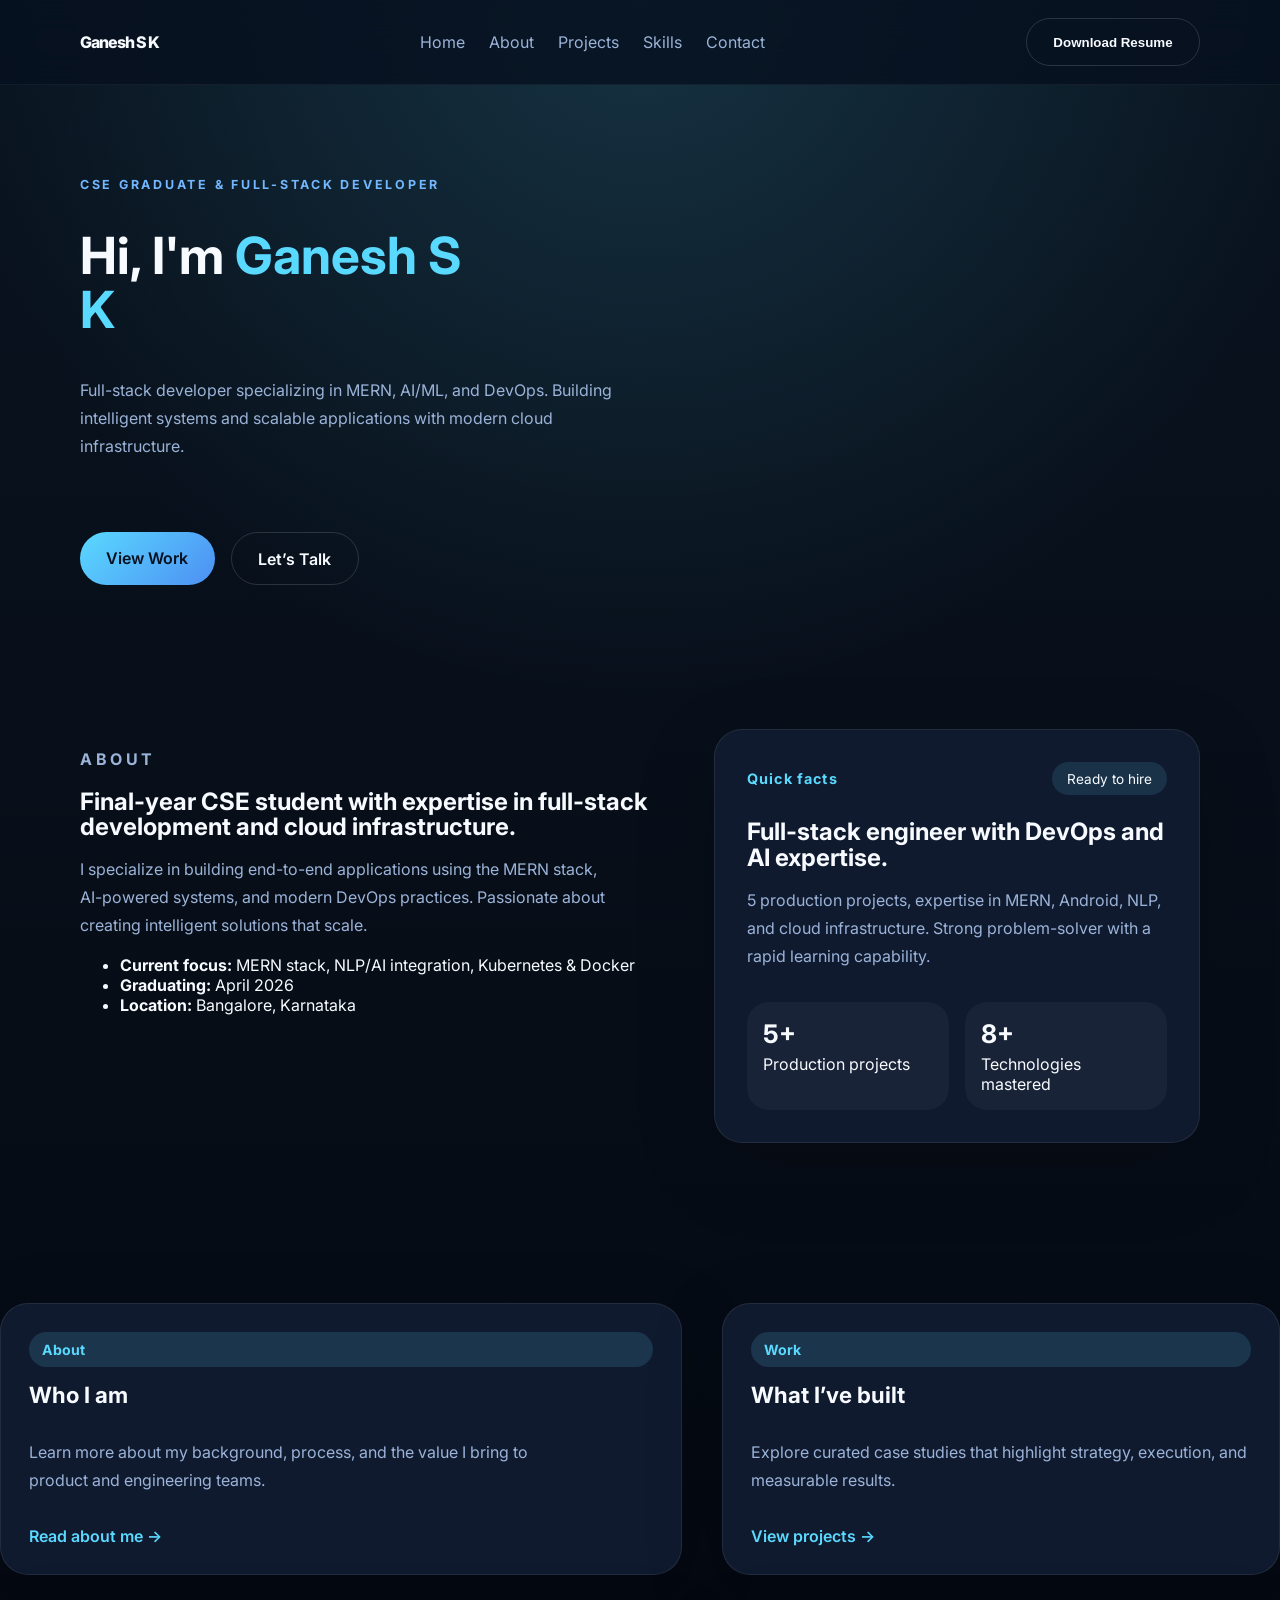
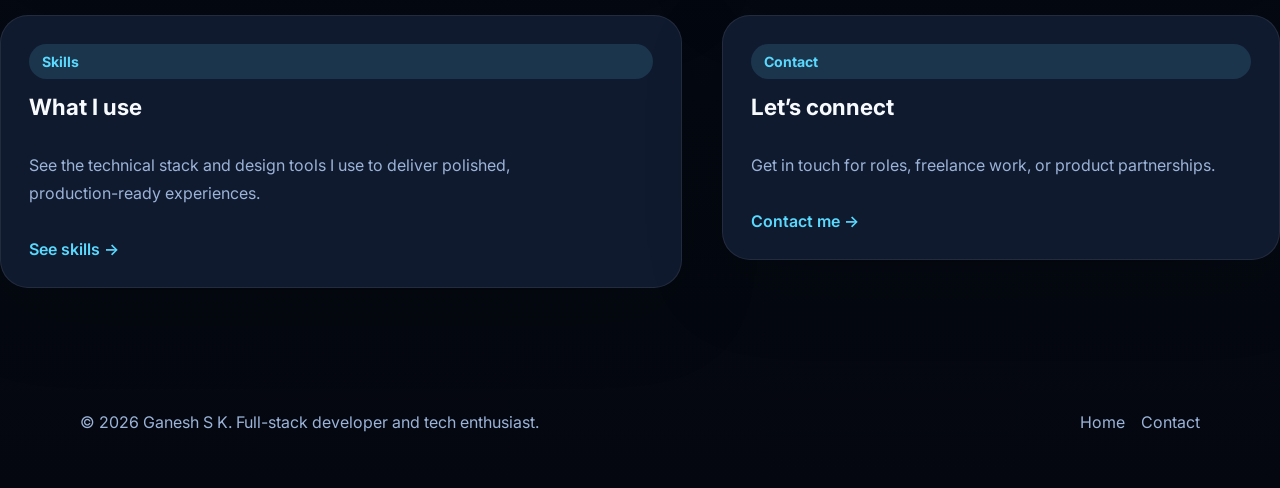
<file: index.html>
<!DOCTYPE html>
<html lang="en">
<head>
  <meta charset="UTF-8" />
  <meta name="viewport" content="width=device-width, initial-scale=1.0" />
  <title>Your Name | Professional Portfolio</title>
  <link rel="preconnect" href="https://fonts.googleapis.com" />
  <link rel="preconnect" href="https://fonts.gstatic.com" crossorigin />
  <link href="https://fonts.googleapis.com/css2?family=Inter:wght@400;500;600;700;800&display=swap" rel="stylesheet" />
  <link rel="stylesheet" href="styles.css" />
</head>
<body>
  <header class="site-header">
    <div class="container header-inner">
      <a class="brand" href="index.html">Ganesh S K</a>
      <nav class="nav-links">
        <a href="index.html">Home</a>
        <a href="about.html">About</a>
        <a href="projects.html">Projects</a>
        <a href="skills.html">Skills</a>
        <a href="contact.html">Contact</a>
      </nav>
      <button class="resume-btn">Download Resume</button>
    </div>
  </header>

  <main>
    <section class="page-hero">
      <div class="container">
        <p class="eyebrow">CSE Graduate & Full-Stack Developer</p>
          <h1>Hi, I'm <span>Ganesh S K</span></h1>
          <p class="hero-text">Full-stack developer specializing in MERN, AI/ML, and DevOps. Building intelligent systems and scalable applications with modern cloud infrastructure.</p>
        <div class="hero-actions">
          <a class="primary-btn" href="projects.html">View Work</a>
          <a class="secondary-btn" href="contact.html">Let’s Talk</a>
        </div>
      </div>
    </section>

    <section class="about-section">
      <div class="container section-grid">
        <div>
          <p class="section-label">About</p>
          <h2>Final-year CSE student with expertise in full-stack development and cloud infrastructure.</h2>
          <p>I specialize in building end-to-end applications using the MERN stack, AI-powered systems, and modern DevOps practices. Passionate about creating intelligent solutions that scale.</p>
          <ul class="about-list">
            <li><strong>Current focus:</strong> MERN stack, NLP/AI integration, Kubernetes & Docker</li>
            <li><strong>Graduating:</strong> April 2026</li>
            <li><strong>Location:</strong> Bangalore, Karnataka</li>
          </ul>
        </div>
        <div class="hero-card">
          <div class="card-header">
            <span class="card-title">Quick facts</span>
            <span class="card-badge">Ready to hire</span>
          </div>
          <h2>Full-stack engineer with DevOps and AI expertise.</h2>
          <p>5 production projects, expertise in MERN, Android, NLP, and cloud infrastructure. Strong problem-solver with a rapid learning capability.</p>
          <div class="card-metrics">
            <div>
              <strong>5+</strong>
              <span>Production projects</span>
            </div>
            <div>
              <strong>8+</strong>
              <span>Technologies mastered</span>
            </div>
          </div>
        </div>
      </div>
    </section>

    <section class="section-grid">
      <div class="project-card">
        <span class="project-tag">About</span>
        <h3>Who I am</h3>
        <p>Learn more about my background, process, and the value I bring to product and engineering teams.</p>
        <a href="about.html" class="project-link">Read about me →</a>
      </div>
      <div class="project-card">
        <span class="project-tag">Work</span>
        <h3>What I’ve built</h3>
        <p>Explore curated case studies that highlight strategy, execution, and measurable results.</p>
        <a href="projects.html" class="project-link">View projects →</a>
      </div>
      <div class="project-card">
        <span class="project-tag">Skills</span>
        <h3>What I use</h3>
        <p>See the technical stack and design tools I use to deliver polished, production-ready experiences.</p>
        <a href="skills.html" class="project-link">See skills →</a>
      </div>
      <div class="project-card">
        <span class="project-tag">Contact</span>
        <h3>Let’s connect</h3>
        <p>Get in touch for roles, freelance work, or product partnerships.</p>
        <a href="contact.html" class="project-link">Contact me →</a>
      </div>
    </section>
  </main>

  <footer class="footer">
    <div class="container footer-inner">
      <p>© 2026 Ganesh S K. Full-stack developer and tech enthusiast.</p>
      <div class="footer-links">
        <a href="index.html">Home</a>
        <a href="contact.html">Contact</a>
      </div>
    </div>
  </footer>

  <script src="script.js"></script>
</body>
</html>
</file>
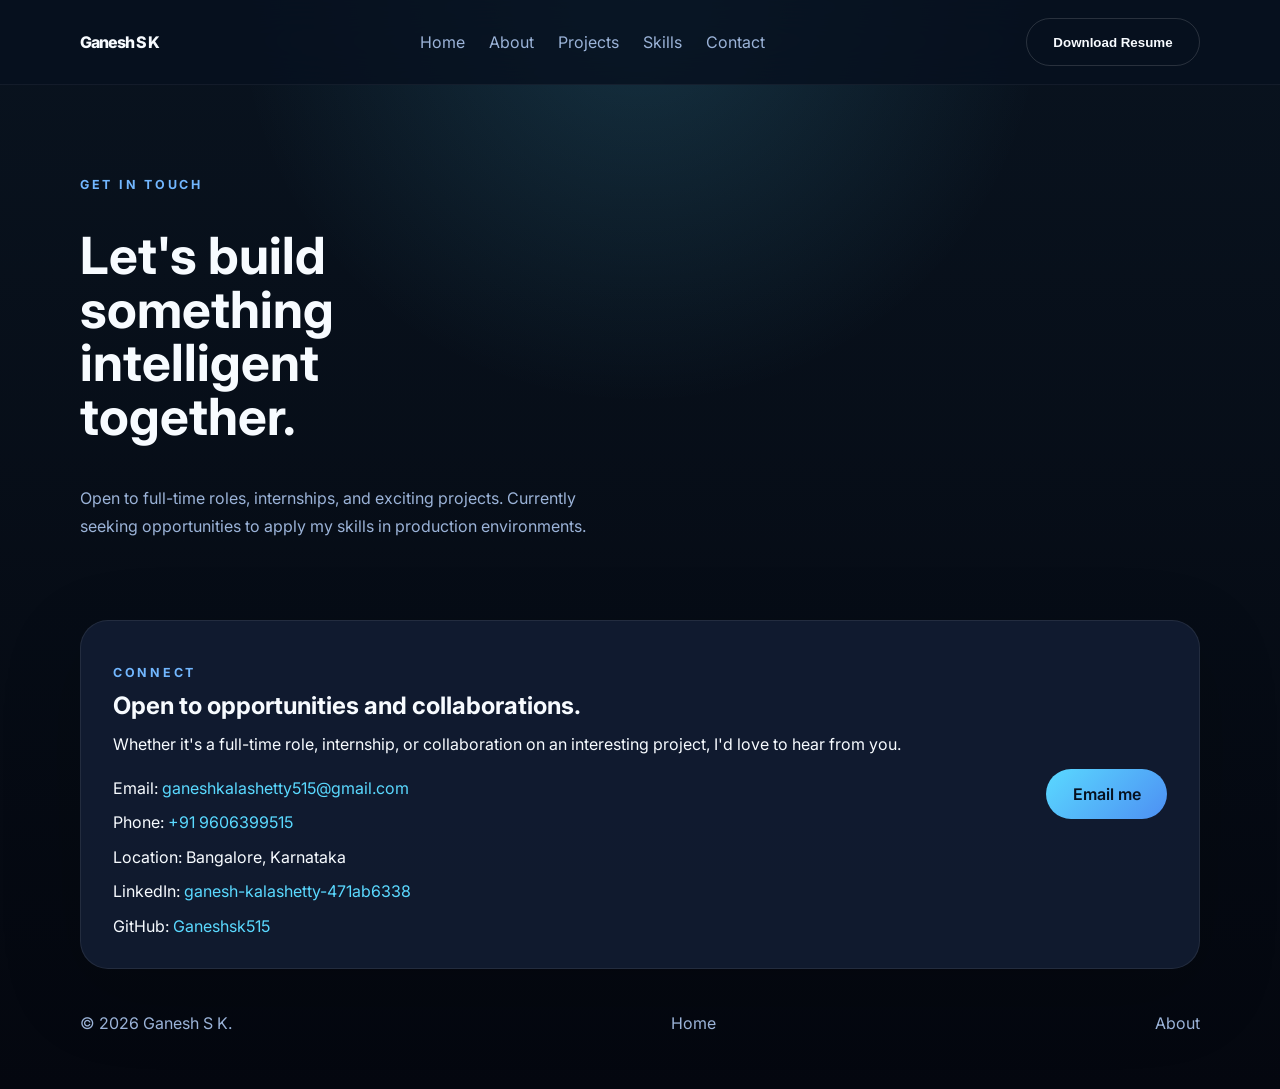
<file: contact.html>
<!DOCTYPE html>
<html lang="en">
<head>
  <meta charset="UTF-8" />
  <meta name="viewport" content="width=device-width, initial-scale=1.0" />
  <title>Contact | Your Name</title>
  <link rel="preconnect" href="https://fonts.googleapis.com" />
  <link rel="preconnect" href="https://fonts.gstatic.com" crossorigin />
  <link href="https://fonts.googleapis.com/css2?family=Inter:wght@400;500;600;700;800&display=swap" rel="stylesheet" />
  <link rel="stylesheet" href="styles.css" />
</head>
<body>
  <header class="site-header">
    <div class="container header-inner">
      <a class="brand" href="index.html">Ganesh S K</a>
      <nav class="nav-links">
        <a href="index.html">Home</a>
        <a href="about.html">About</a>
        <a href="projects.html">Projects</a>
        <a href="skills.html">Skills</a>
        <a href="contact.html">Contact</a>
      </nav>
      <button class="resume-btn">Download Resume</button>
    </div>
  </header>
  <main>
    <section class="page-hero">
      <div class="container">
        <p class="eyebrow">Get in Touch</p>
        <h1>Let's build something intelligent together.</h1>
        <p class="hero-text">Open to full-time roles, internships, and exciting projects. Currently seeking opportunities to apply my skills in production environments.</p>
      </div>
    </section>

    <section class="contact-section">
      <div class="container contact-card">
        <div>
          <p class="section-label">Connect</p>
          <h2>Open to opportunities and collaborations.</h2>
          <p>Whether it's a full-time role, internship, or collaboration on an interesting project, I'd love to hear from you.</p>
          <ul class="contact-info">
            <li>Email: <a href="mailto:ganeshkalashetty515@gmail.com">ganeshkalashetty515@gmail.com</a></li>
            <li>Phone: <a href="tel:+919606399515">+91 9606399515</a></li>
            <li>Location: Bangalore, Karnataka</li>
            <li>LinkedIn: <a href="https://linkedin.com/in/ganesh-kalashetty-471ab6338/" target="_blank">ganesh-kalashetty-471ab6338</a></li>
            <li>GitHub: <a href="https://github.com/Ganeshsk515" target="_blank">Ganeshsk515</a></li>
          </ul>
        </div>
        <a class="primary-btn" href="mailto:ganeshkalashetty515@gmail.com">Email me</a>
      </div>
    </section>
  </main>
  <footer class="footer">
    <div class="container footer-inner">
      <p>© 2026 Ganesh S K.</p
      <div class="footer-links">
        <a href="index.html">Home</a>
        <a href="about.html">About</a>
      </div>
    </div>
  </footer>
  <script src="script.js"></script>
</body>
</html>
</file>
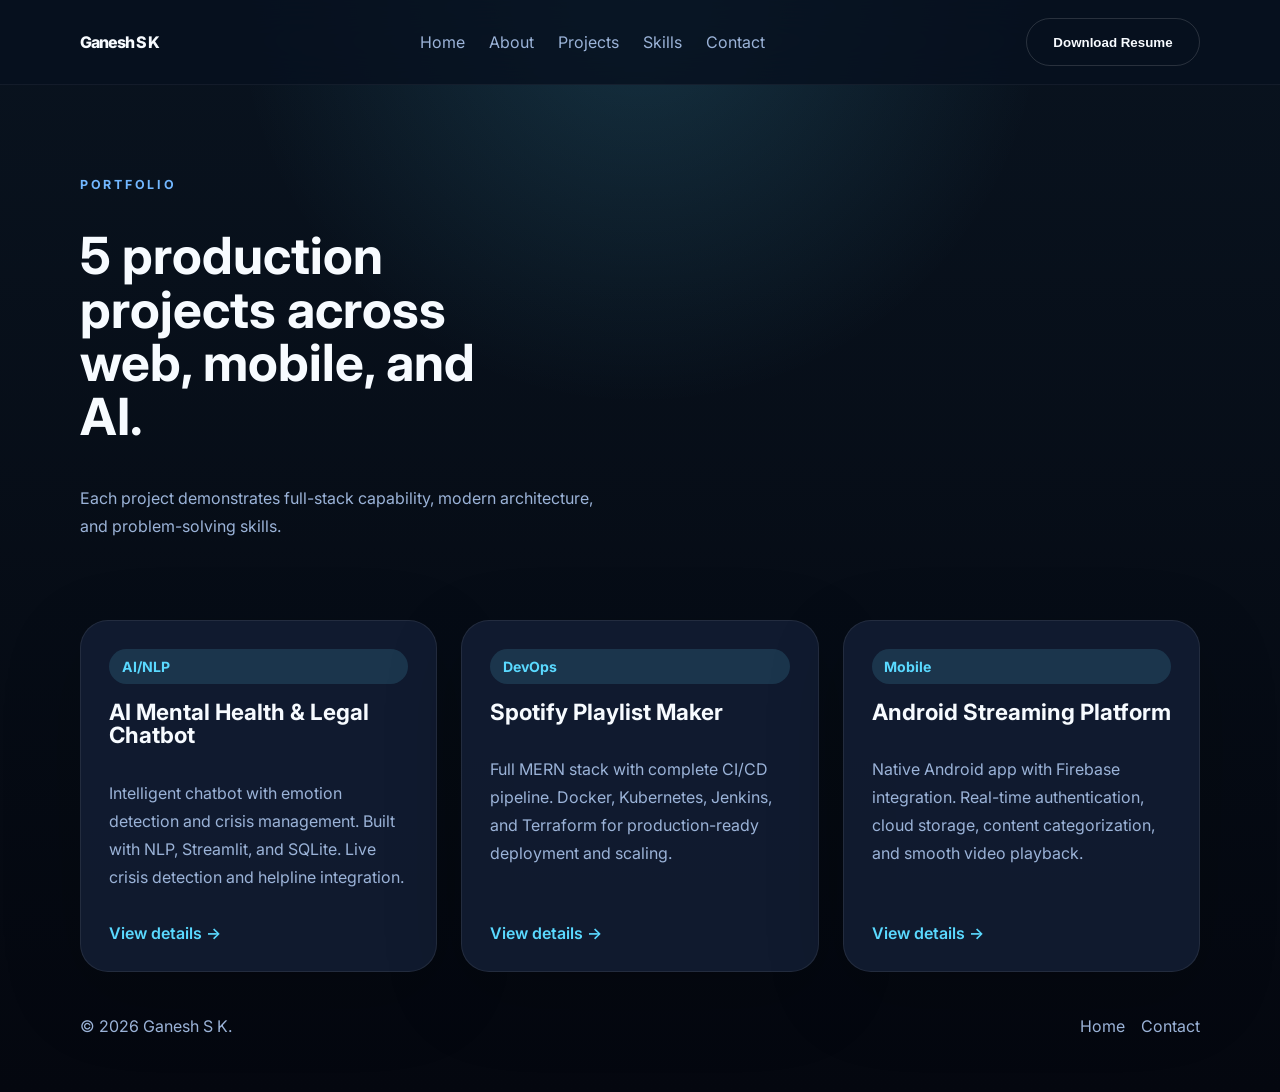
<file: projects.html>
<!DOCTYPE html>
<html lang="en">
<head>
  <meta charset="UTF-8" />
  <meta name="viewport" content="width=device-width, initial-scale=1.0" />
  <title>Projects | Your Name</title>
  <link rel="preconnect" href="https://fonts.googleapis.com" />
  <link rel="preconnect" href="https://fonts.gstatic.com" crossorigin />
  <link href="https://fonts.googleapis.com/css2?family=Inter:wght@400;500;600;700;800&display=swap" rel="stylesheet" />
  <link rel="stylesheet" href="styles.css" />
</head>
<body>
  <header class="site-header">
    <div class="container header-inner">
      <a class="brand" href="index.html">Ganesh S K</a>
      <nav class="nav-links">
        <a href="index.html">Home</a>
        <a href="about.html">About</a>
        <a href="projects.html">Projects</a>
        <a href="skills.html">Skills</a>
        <a href="contact.html">Contact</a>
      </nav>
      <button class="resume-btn">Download Resume</button>
    </div>
  </header>
  <main>
    <section class="page-hero">
      <div class="container">
        <p class="eyebrow">Portfolio</p>
        <h1>5 production projects across web, mobile, and AI.</h1>
        <p class="hero-text">Each project demonstrates full-stack capability, modern architecture, and problem-solving skills.</p>
      </div>
    </section>

    <section class="projects-section">
      <div class="container">
        <div class="projects-grid">
          <article class="project-card">
            <span class="project-tag">AI/NLP</span>
            <h3>AI Mental Health & Legal Chatbot</h3>
            <p>Intelligent chatbot with emotion detection and crisis management. Built with NLP, Streamlit, and SQLite. Live crisis detection and helpline integration.</p>
            <a href="#" class="project-link">View details →</a>
          </article>

          <article class="project-card">
            <span class="project-tag">DevOps</span>
            <h3>Spotify Playlist Maker</h3>
            <p>Full MERN stack with complete CI/CD pipeline. Docker, Kubernetes, Jenkins, and Terraform for production-ready deployment and scaling.</p>
            <a href="#" class="project-link">View details →</a>
          </article>

          <article class="project-card">
            <span class="project-tag">Mobile</span>
            <h3>Android Streaming Platform</h3>
            <p>Native Android app with Firebase integration. Real-time authentication, cloud storage, content categorization, and smooth video playback.</p>
            <a href="#" class="project-link">View details →</a>
          </article>
        </div>
      </div>
    </section>
  </main>
  <footer class="footer">
    <div class="container footer-inner">
      <p>© 2026 Ganesh S K.</p>
      <div class="footer-links">
        <a href="index.html">Home</a>
        <a href="contact.html">Contact</a>
      </div>
    </div>
  </footer>
  <script src="script.js"></script>
</body>
</html>
</file>
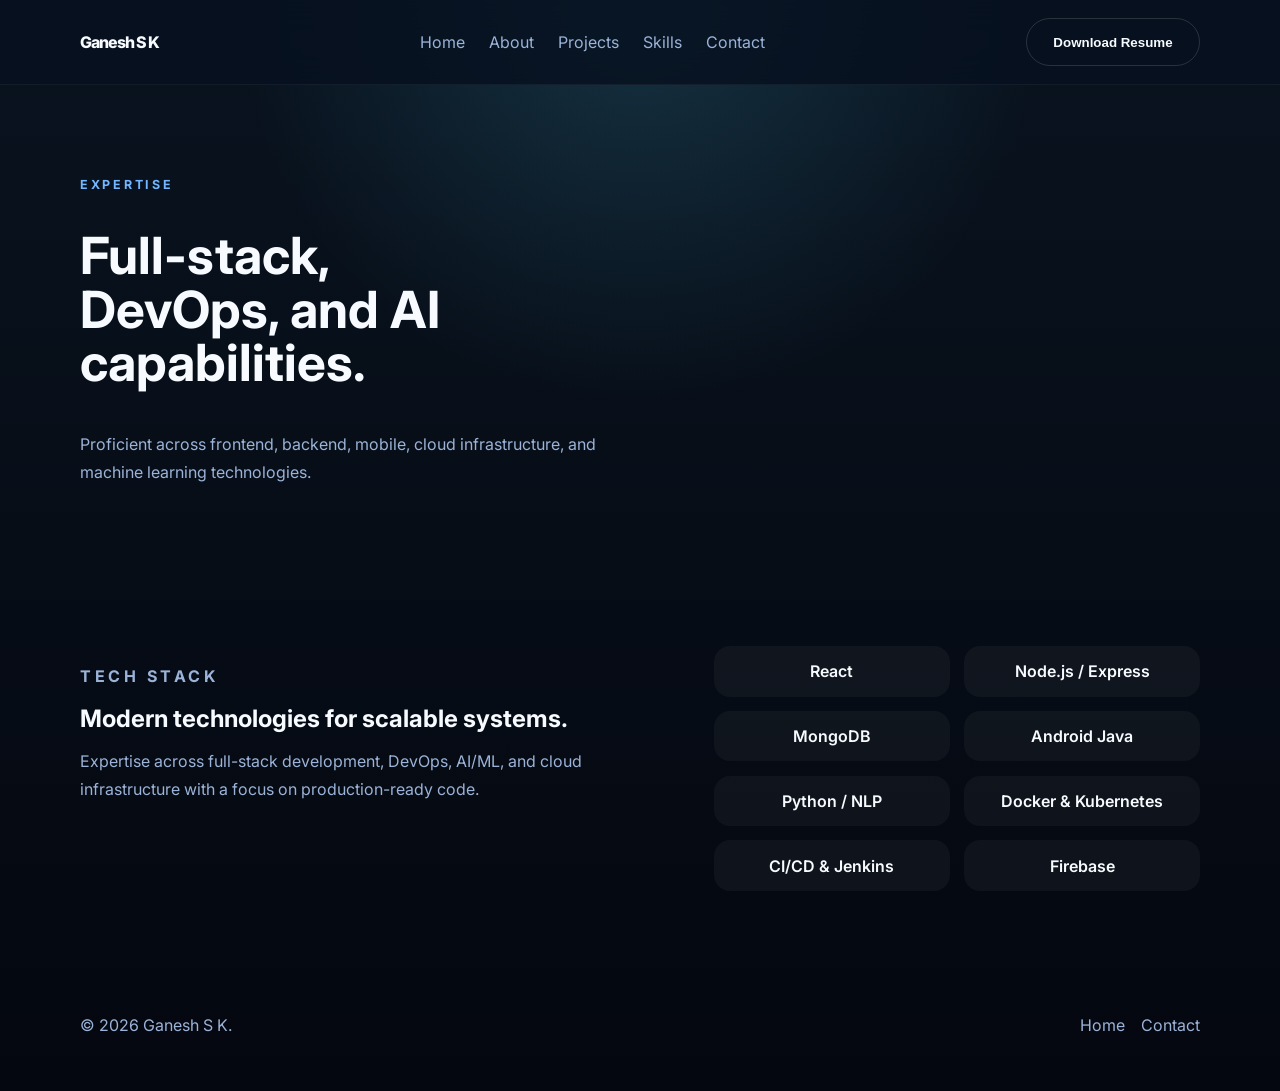
<file: skills.html>
<!DOCTYPE html>
<html lang="en">
<head>
  <meta charset="UTF-8" />
  <meta name="viewport" content="width=device-width, initial-scale=1.0" />
  <title>Skills | Your Name</title>
  <link rel="preconnect" href="https://fonts.googleapis.com" />
  <link rel="preconnect" href="https://fonts.gstatic.com" crossorigin />
  <link href="https://fonts.googleapis.com/css2?family=Inter:wght@400;500;600;700;800&display=swap" rel="stylesheet" />
  <link rel="stylesheet" href="styles.css" />
</head>
<body>
  <header class="site-header">
    <div class="container header-inner">
      <a class="brand" href="index.html">Ganesh S K</a>
      <nav class="nav-links">
        <a href="index.html">Home</a>
        <a href="about.html">About</a>
        <a href="projects.html">Projects</a>
        <a href="skills.html">Skills</a>
        <a href="contact.html">Contact</a>
      </nav>
      <button class="resume-btn">Download Resume</button>
    </div>
  </header>
  <main>
    <section class="page-hero">
      <div class="container">
        <p class="eyebrow">Expertise</p>
        <h1>Full-stack, DevOps, and AI capabilities.</h1>
        <p class="hero-text">Proficient across frontend, backend, mobile, cloud infrastructure, and machine learning technologies.</p>
      </div>
    </section>

    <section class="skills-section">
      <div class="container section-grid">
        <div>
          <p class="section-label">Tech Stack</p>
          <h2>Modern technologies for scalable systems.</h2>
          <p>Expertise across full-stack development, DevOps, AI/ML, and cloud infrastructure with a focus on production-ready code.</p>
        </div>
        <div class="skills-list">
          <span>React</span>
          <span>Node.js / Express</span>
          <span>MongoDB</span>
          <span>Android Java</span>
          <span>Python / NLP</span>
          <span>Docker & Kubernetes</span>
          <span>CI/CD & Jenkins</span>
          <span>Firebase</span>
        </div>
      </div>
    </section>
  </main>
  <footer class="footer">
    <div class="container footer-inner">
      <p>© 2026 Ganesh S K.</p>
      <div class="footer-links">
        <a href="index.html">Home</a>
        <a href="contact.html">Contact</a>
      </div>
    </div>
  </footer>
  <script src="script.js"></script>
</body>
</html>
</file>
<file: styles.css>
:root {
  color-scheme: dark;
  --bg: #07111f;
  --surface: rgba(17, 28, 49, 0.95);
  --surface-strong: #12223d;
  --accent: #5ad9ff;
  --accent-soft: rgba(90, 217, 255, 0.18);
  --text: #f7fbff;
  --muted: #9bb3d8;
  --border: rgba(255, 255, 255, 0.08);
  --radius: 28px;
  --shadow: 0 24px 80px rgba(0, 0, 0, 0.18);
}

* {
  box-sizing: border-box;
}

html {
  scroll-behavior: smooth;
}

body {
  margin: 0;
  font-family: 'Inter', system-ui, sans-serif;
  background: radial-gradient(circle at top, rgba(90, 217, 255, 0.16), transparent 32%),
    linear-gradient(180deg, #09131f 0%, #04070f 100%);
  color: var(--text);
}

img {
  max-width: 100%;
  display: block;
}

a {
  color: inherit;
  text-decoration: none;
}

.container {
  width: min(1120px, calc(100% - 2rem));
  margin: 0 auto;
}

.site-header {
  position: sticky;
  top: 0;
  z-index: 20;
  backdrop-filter: blur(18px);
  background: rgba(7, 17, 31, 0.82);
  border-bottom: 1px solid rgba(255, 255, 255, 0.05);
}

.header-inner {
  display: flex;
  align-items: center;
  justify-content: space-between;
  gap: 1rem;
  min-height: 84px;
}

.brand {
  font-weight: 800;
  letter-spacing: -0.06em;
}

.nav-links {
  display: flex;
  gap: 1.5rem;
  flex-wrap: wrap;
}

.nav-links a {
  color: var(--muted);
  transition: color 0.25s ease;
}

.nav-links a:hover,
.nav-links a.active {
  color: var(--text);
}

.resume-btn,
.primary-btn,
.secondary-btn {
  border: none;
  border-radius: 999px;
  padding: 0.95rem 1.65rem;
  cursor: pointer;
  font-weight: 600;
}

.resume-btn,
.secondary-btn {
  background: transparent;
  color: var(--text);
  border: 1px solid rgba(255, 255, 255, 0.14);
}

.primary-btn {
  background: linear-gradient(135deg, #5ad9ff, #4d8ff3);
  color: #07111f;
}

.hero,
.page-hero {
  padding: 5rem 0 4rem;
}

.page-hero .container {
  display: grid;
  gap: 1.5rem;
}

.hero-grid {
  display: grid;
  grid-template-columns: 1.2fr 0.8fr;
  gap: 2.5rem;
  align-items: center;
}

.eyebrow,
.section-label {
  display: inline-flex;
  align-items: center;
  gap: 0.5rem;
  color: #72b7ff;
  text-transform: uppercase;
  letter-spacing: 0.22em;
  font-size: 0.78rem;
  font-weight: 700;
}

h1,
h2,
h3 {
  margin: 0;
  line-height: 1.05;
}

h1 {
  font-size: clamp(3rem, 4vw, 4.5rem);
  max-width: 12ch;
}

h1 span {
  color: var(--accent);
}

.hero-text,
.section-grid p,
.project-card p,
.card-header p {
  color: var(--muted);
  max-width: 54ch;
  font-size: 1rem;
  line-height: 1.75;
}

.hero-actions {
  display: flex;
  flex-wrap: wrap;
  gap: 1rem;
  margin-top: 2rem;
}

.hero-card,
.profile-card,
.project-card,
.contact-card {
  background: var(--surface);
  border: 1px solid var(--border);
  border-radius: var(--radius);
  box-shadow: var(--shadow);
}

.hero-card {
  padding: 2rem;
}

.card-header {
  display: flex;
  align-items: center;
  justify-content: space-between;
  gap: 1rem;
  margin-bottom: 1.5rem;
}

.card-title {
  color: var(--accent);
  font-weight: 700;
  letter-spacing: 0.08em;
  font-size: 0.9rem;
}

.card-badge {
  color: var(--text);
  background: rgba(90, 217, 255, 0.12);
  padding: 0.55rem 0.95rem;
  border-radius: 999px;
  font-size: 0.85rem;
}

.card-metrics {
  display: grid;
  grid-template-columns: repeat(2, minmax(0, 1fr));
  gap: 1rem;
  margin-top: 2rem;
}

.card-metrics div {
  padding: 1rem;
  border-radius: 22px;
  background: rgba(255, 255, 255, 0.04);
}

.card-metrics strong {
  display: block;
  font-size: 1.6rem;
  margin-bottom: 0.35rem;
}

.section-grid {
  display: grid;
  grid-template-columns: 1.1fr 0.9fr;
  gap: 2.5rem;
  align-items: start;
  padding: 5rem 0;
}

.profile-card {
  padding: 2rem;
}

.profile-photo {
  width: 100%;
  min-height: 320px;
  border-radius: 22px;
  object-fit: cover;
  display: block;
}

.profile-stats {
  display: grid;
  gap: 1rem;
  margin-top: 1.75rem;
}

.profile-stats div {
  border-radius: 20px;
  background: rgba(255, 255, 255, 0.04);
  padding: 1rem;
}

.profile-stats strong {
  display: block;
  font-size: 1.3rem;
}

.section-heading {
  display: grid;
  gap: 1rem;
  margin-bottom: 2rem;
}

.projects-grid {
  display: grid;
  gap: 1.5rem;
  grid-template-columns: repeat(3, minmax(0, 1fr));
}

.project-card {
  padding: 1.75rem;
  display: flex;
  flex-direction: column;
  gap: 1rem;
}

.project-tag {
  display: inline-flex;
  align-items: center;
  gap: 0.5rem;
  padding: 0.55rem 0.8rem;
  border-radius: 999px;
  background: rgba(90, 217, 255, 0.14);
  color: var(--accent);
  font-size: 0.88rem;
  font-weight: 700;
}

.project-card h3 {
  font-size: 1.4rem;
}

.project-link {
  margin-top: auto;
  color: var(--accent);
  font-weight: 600;
}

.skills-list {
  display: grid;
  gap: 0.9rem;
  grid-template-columns: repeat(2, minmax(0, 1fr));
}

.skills-list span {
  display: inline-flex;
  align-items: center;
  justify-content: center;
  padding: 0.95rem 1rem;
  border-radius: 16px;
  background: rgba(255, 255, 255, 0.04);
  color: var(--text);
  font-weight: 600;
}

.contact-card {
  display: grid;
  grid-template-columns: 1.35fr auto;
  gap: 2rem;
  padding: 2rem;
  align-items: center;
}

.contact-info {
  list-style: none;
  padding: 0;
  margin: 1.5rem 0 0;
  display: grid;
  gap: 0.9rem;
}

.contact-info a {
  color: var(--accent);
}

.footer {
  padding: 1.75rem 0 2.5rem;
}

.footer-inner {
  display: flex;
  justify-content: space-between;
  gap: 1rem;
  align-items: center;
  color: var(--muted);
}

.footer-links {
  display: flex;
  gap: 1rem;
}

@media (max-width: 960px) {
  .hero-grid,
  .section-grid,
  .projects-grid,
  .contact-card {
    grid-template-columns: 1fr;
  }

  .hero {
    padding-top: 4rem;
  }
}

@media (max-width: 720px) {
  .header-inner {
    flex-direction: column;
    align-items: flex-start;
  }

  .nav-links {
    width: 100%;
    justify-content: flex-start;
  }

  .projects-grid {
    grid-template-columns: 1fr;
  }

  .hero-card,
  .profile-card,
  .project-card,
  .contact-card {
    border-radius: 24px;
  }
}
</file>
